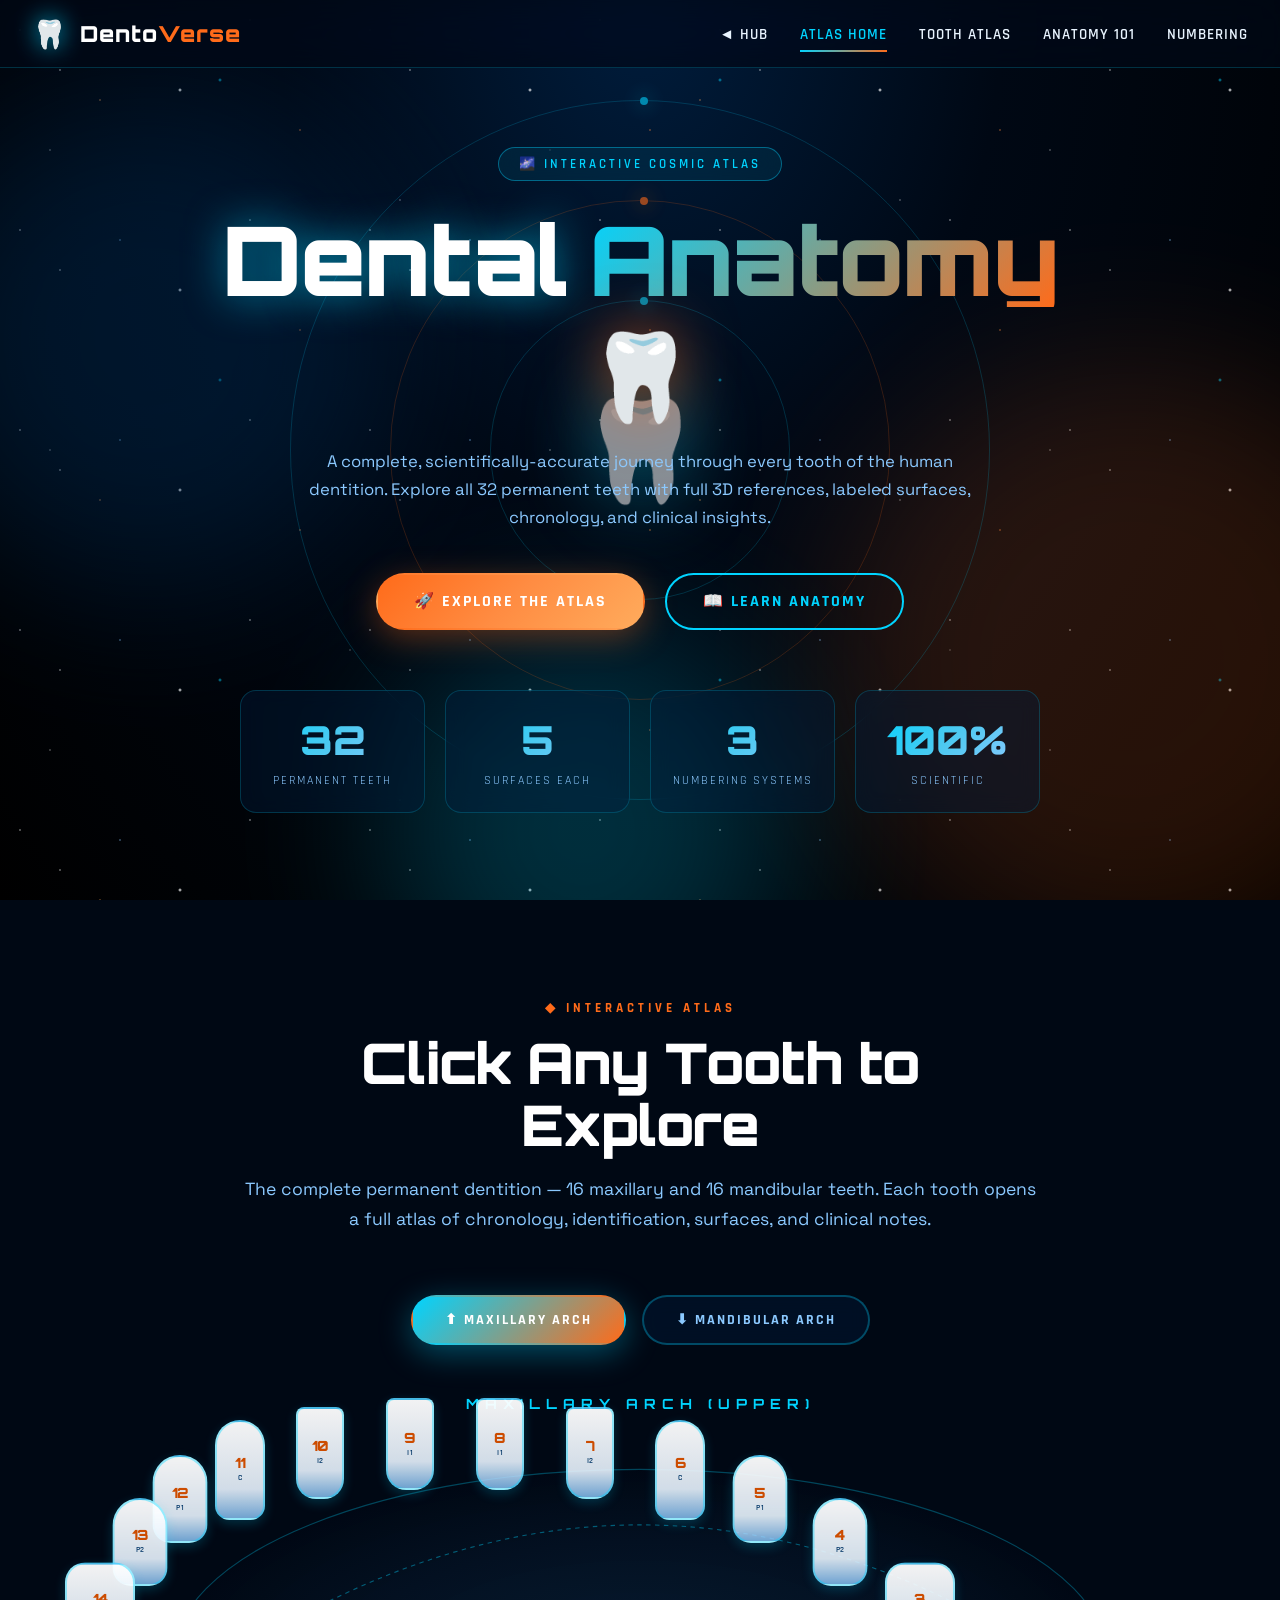
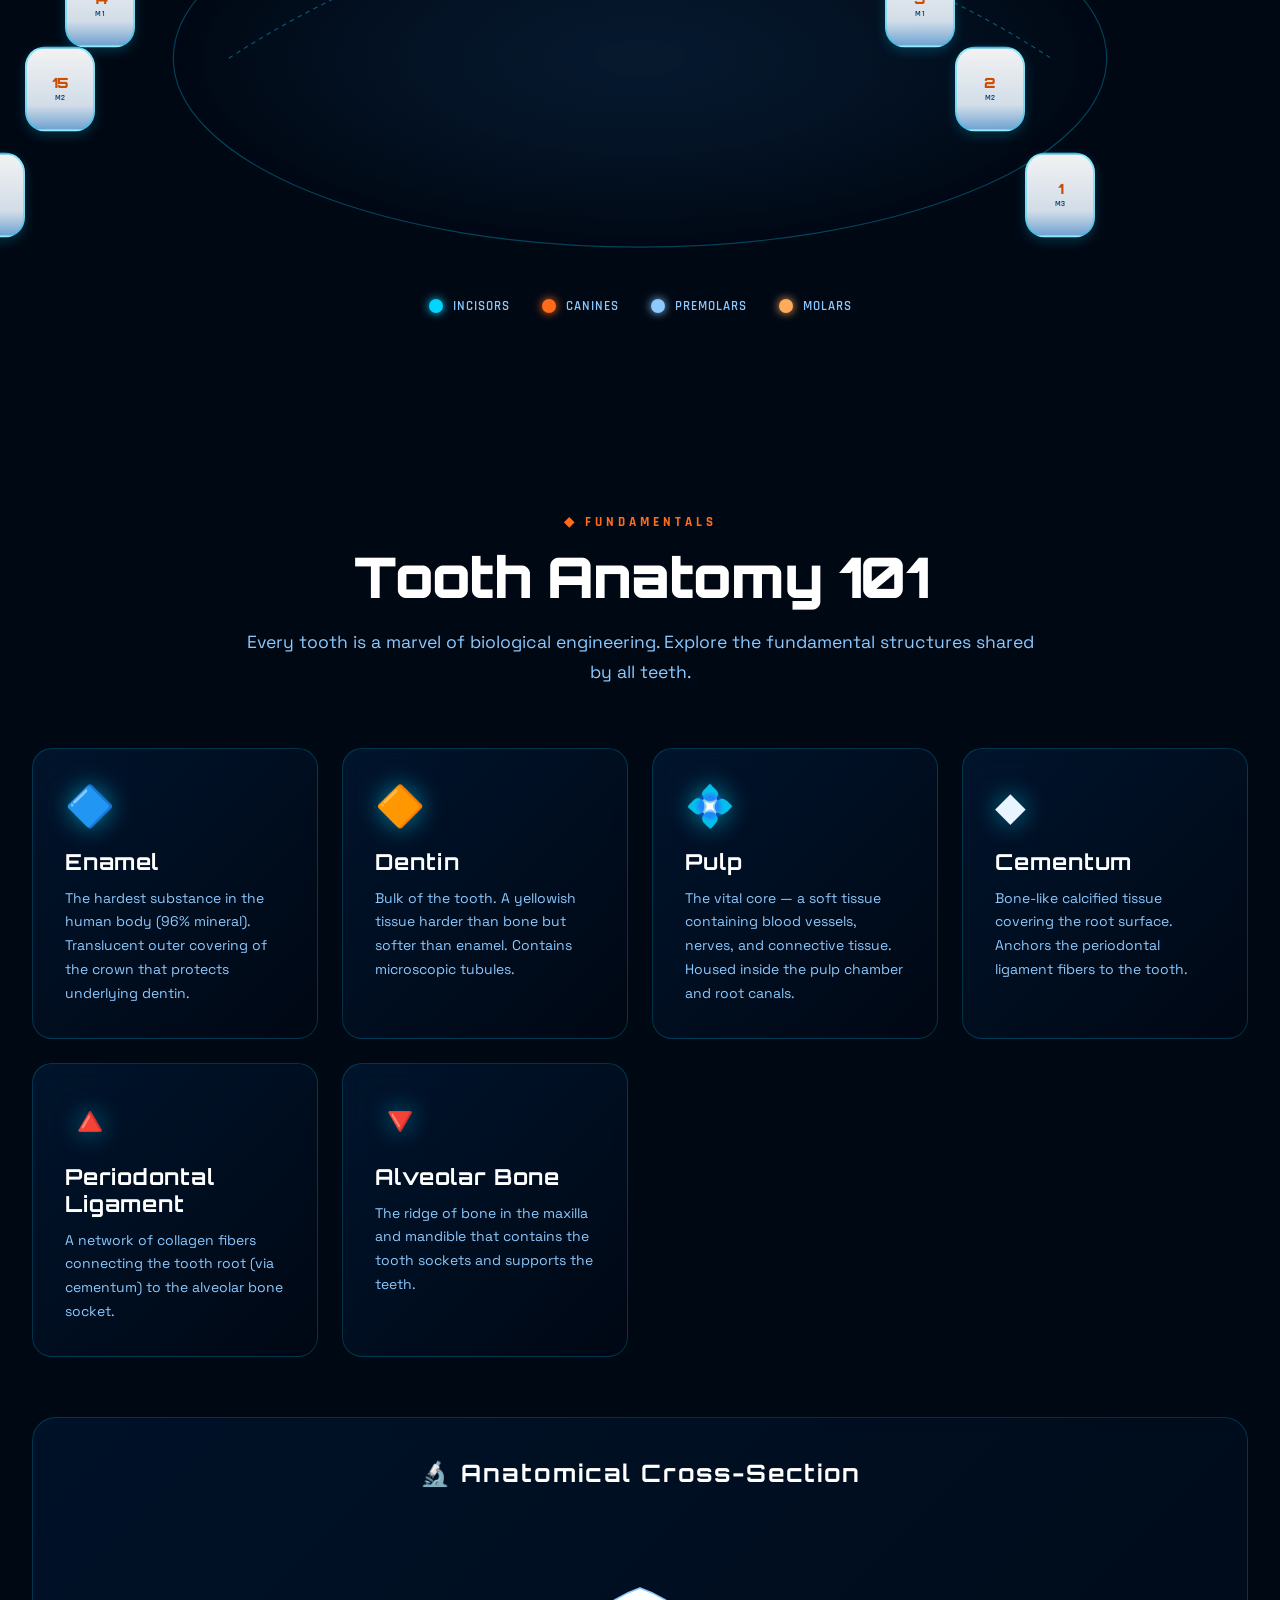
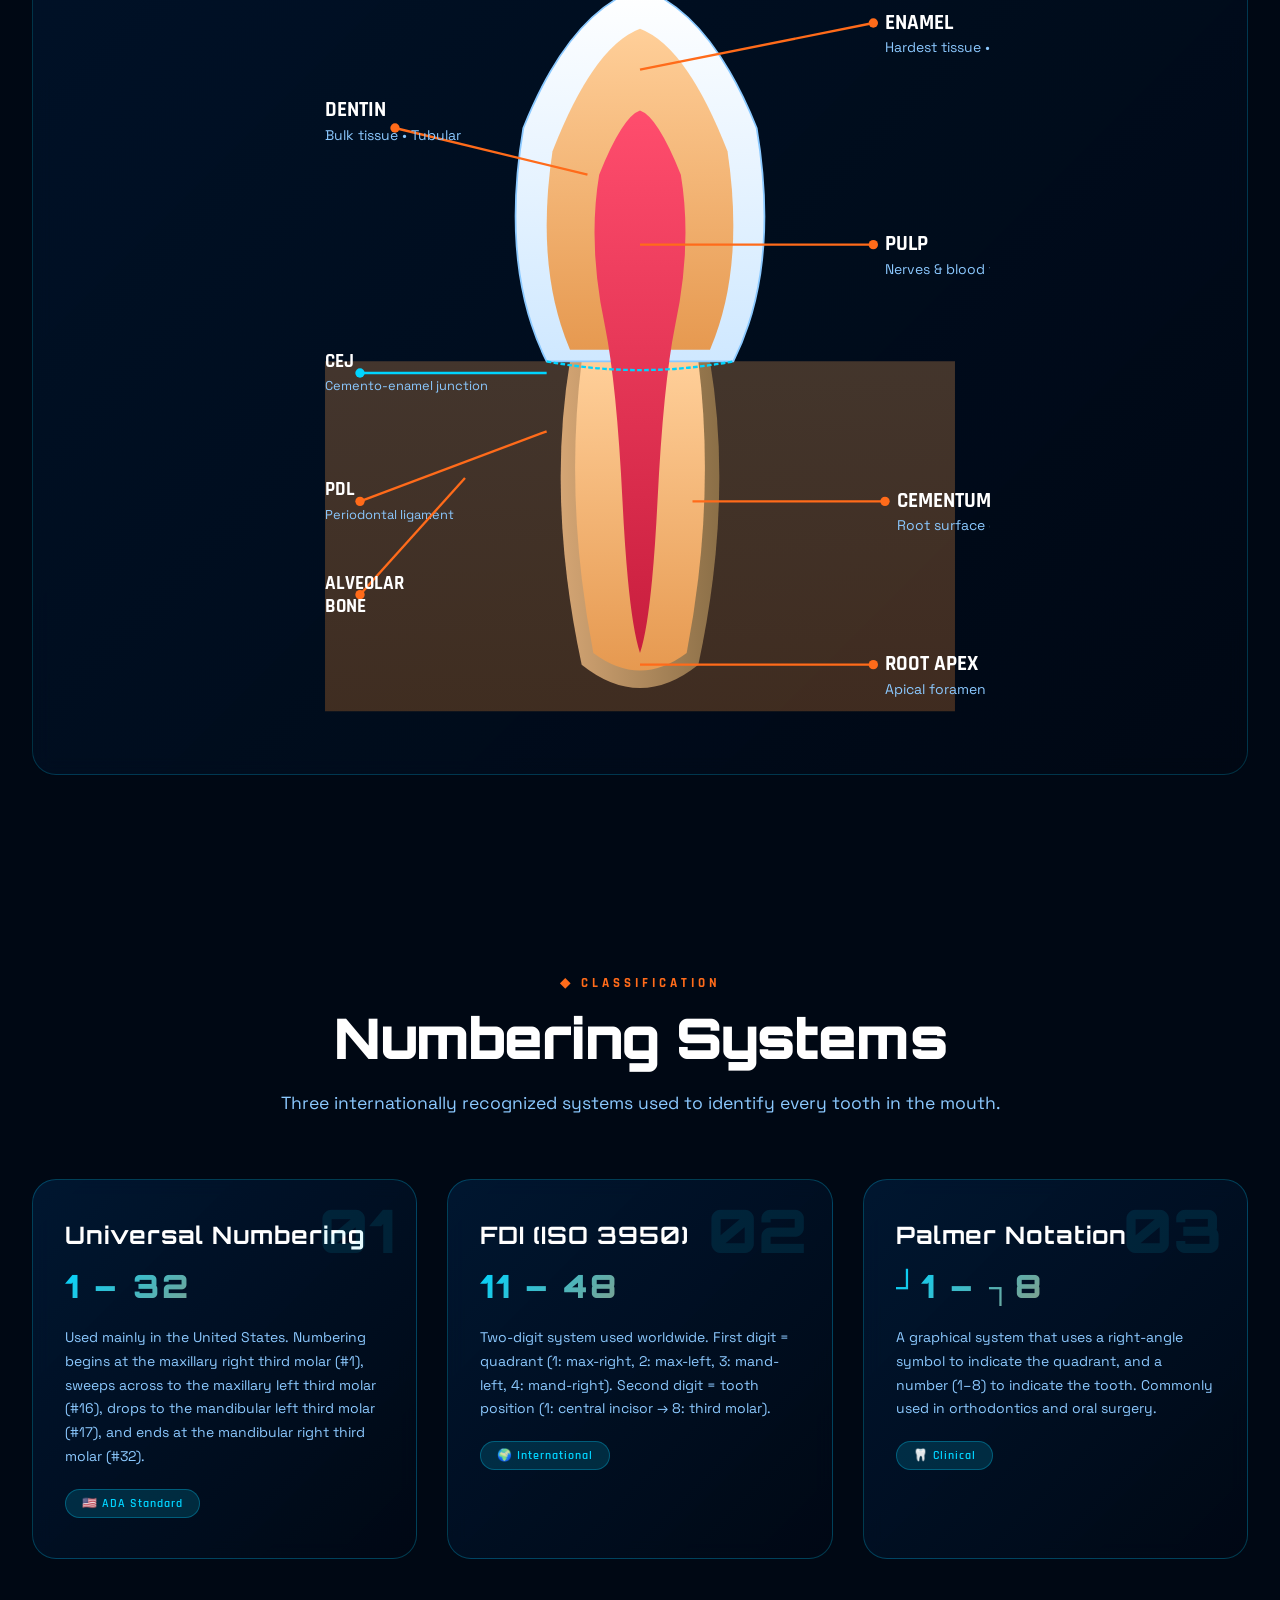
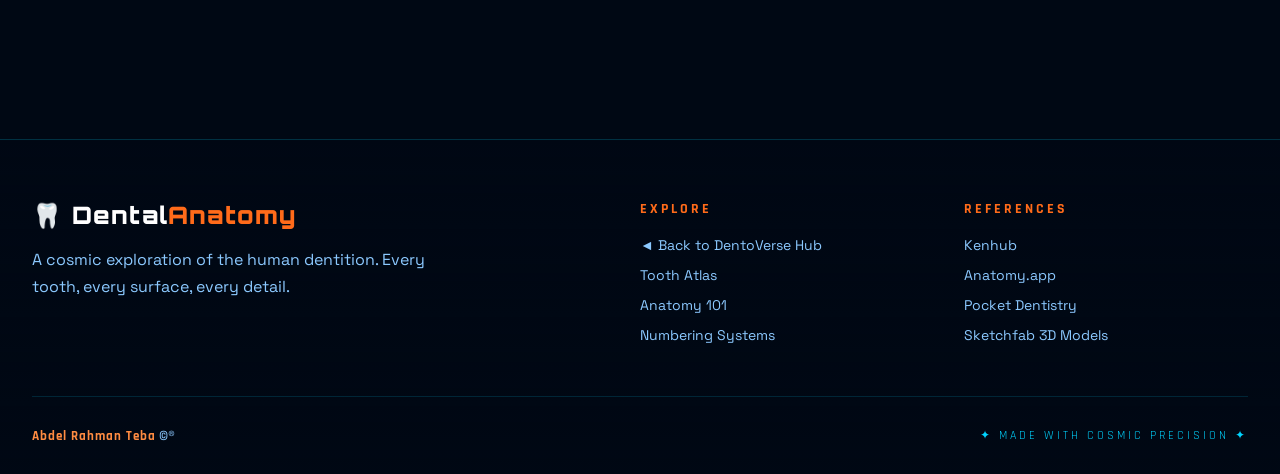
<file: dental_anatomy/index.html>
<!DOCTYPE html>
<html lang="en">
<head>
<meta charset="UTF-8">
<meta name="viewport" content="width=device-width, initial-scale=1.0">
<title>Dental Anatomy 🦷 | Interactive Cosmic Atlas</title>
<link rel="icon" href="data:image/svg+xml,%3Csvg xmlns='http://www.w3.org/2000/svg' viewBox='0 0 100 100'%3E%3Ctext y='.9em' font-size='90'%3E%F0%9F%A6%B7%3C/text%3E%3C/svg%3E">
<link rel="stylesheet" href="css/style.css">
<link rel="preconnect" href="https://fonts.googleapis.com">
<link href="https://fonts.googleapis.com/css2?family=Orbitron:wght@400;700;900&family=Rajdhani:wght@300;400;600;700&family=Space+Grotesk:wght@400;500;700&display=swap" rel="stylesheet">
</head>
<body>

<!-- Cosmic Background -->
<div class="cosmic-bg">
  <div class="stars"></div>
  <div class="stars2"></div>
  <div class="stars3"></div>
  <div class="nebula neb1"></div>
  <div class="nebula neb2"></div>
  <div class="nebula neb3"></div>
</div>

<!-- Navigation -->
<nav class="navbar">
  <div class="nav-container">
    <a href="../index.html" class="logo">
      <span class="logo-icon">🦷</span>
      <span class="logo-text">Dento<span class="logo-accent">Verse</span></span>
    </a>
    <ul class="nav-links">
      <li><a href="../index.html">◄ Hub</a></li>
      <li><a href="index.html" class="active">Atlas Home</a></li>
      <li><a href="#atlas">Tooth Atlas</a></li>
      <li><a href="#anatomy">Anatomy 101</a></li>
      <li><a href="#numbering">Numbering</a></li>
    </ul>
    <div class="menu-toggle">☰</div>
  </div>
</nav>

<!-- Hero Section -->
<header class="hero">
  <div class="hero-orbit">
    <div class="orbit-ring r1"></div>
    <div class="orbit-ring r2"></div>
    <div class="orbit-ring r3"></div>
    <div class="tooth-center">🦷</div>
  </div>
  <div class="hero-content">
    <div class="hero-badge">🌌 Interactive Cosmic Atlas</div>
    <h1 class="hero-title">
      <span class="title-word">Dental</span>
      <span class="title-word gradient">Anatomy</span>
      <span class="tooth-emoji">🦷</span>
    </h1>
    <p class="hero-subtitle">
      A complete, scientifically-accurate journey through every tooth of the human dentition.
      Explore all 32 permanent teeth with full 3D references, labeled surfaces, chronology, and clinical insights.
    </p>
    <div class="hero-buttons">
      <a href="#atlas" class="btn btn-primary">
        <span>🚀 Explore The Atlas</span>
      </a>
      <a href="#anatomy" class="btn btn-secondary">
        <span>📖 Learn Anatomy</span>
      </a>
    </div>
    <div class="hero-stats">
      <div class="stat"><div class="stat-num">32</div><div class="stat-label">Permanent Teeth</div></div>
      <div class="stat"><div class="stat-num">5</div><div class="stat-label">Surfaces Each</div></div>
      <div class="stat"><div class="stat-num">3</div><div class="stat-label">Numbering Systems</div></div>
      <div class="stat"><div class="stat-num">100%</div><div class="stat-label">Scientific</div></div>
    </div>
  </div>
</header>

<!-- Tooth Atlas Section -->
<section id="atlas" class="section">
  <div class="section-header">
    <div class="section-tag">◆ INTERACTIVE ATLAS</div>
    <h2 class="section-title">Click Any Tooth to Explore</h2>
    <p class="section-desc">The complete permanent dentition — 16 maxillary and 16 mandibular teeth. Each tooth opens a full atlas of chronology, identification, surfaces, and clinical notes.</p>
  </div>

  <!-- Arch Selector -->
  <div class="arch-tabs">
    <button class="arch-tab active" data-arch="max">⬆ Maxillary Arch</button>
    <button class="arch-tab" data-arch="mand">⬇ Mandibular Arch</button>
  </div>

  <!-- Maxillary Arch -->
  <div class="arch-container" id="max-arch">
    <div class="arch-label">MAXILLARY ARCH (UPPER)</div>
    <div class="arch-svg-wrap">
      <svg viewBox="0 0 900 380" class="arch-svg" xmlns="http://www.w3.org/2000/svg">
        <defs>
          <radialGradient id="archGrad" cx="50%" cy="50%">
            <stop offset="0%" stop-color="#0a2540" stop-opacity="0.6"/>
            <stop offset="100%" stop-color="#000814" stop-opacity="0.9"/>
          </radialGradient>
          <filter id="glow"><feGaussianBlur stdDeviation="3" result="blur"/><feMerge><feMergeNode in="blur"/><feMergeNode in="SourceGraphic"/></feMerge></filter>
        </defs>
        <ellipse cx="450" cy="200" rx="420" ry="170" fill="url(#archGrad)" stroke="#00d4ff" stroke-width="1" stroke-opacity="0.3"/>
        <path d="M 80 200 Q 450 -40 820 200" fill="none" stroke="#00d4ff" stroke-width="1" stroke-dasharray="4 4" opacity="0.4"/>
      </svg>
      <div class="teeth-row max-row" id="max-row"></div>
    </div>
  </div>

  <!-- Mandibular Arch -->
  <div class="arch-container hidden" id="mand-arch">
    <div class="arch-label">MANDIBULAR ARCH (LOWER)</div>
    <div class="arch-svg-wrap">
      <svg viewBox="0 0 900 380" class="arch-svg" xmlns="http://www.w3.org/2000/svg">
        <ellipse cx="450" cy="180" rx="420" ry="170" fill="url(#archGrad)" stroke="#ff6b1a" stroke-width="1" stroke-opacity="0.3"/>
        <path d="M 80 180 Q 450 420 820 180" fill="none" stroke="#ff6b1a" stroke-width="1" stroke-dasharray="4 4" opacity="0.4"/>
      </svg>
      <div class="teeth-row mand-row" id="mand-row"></div>
    </div>
  </div>

  <div class="atlas-legend">
    <div class="legend-item"><span class="dot inc"></span>Incisors</div>
    <div class="legend-item"><span class="dot can"></span>Canines</div>
    <div class="legend-item"><span class="dot pre"></span>Premolars</div>
    <div class="legend-item"><span class="dot mol"></span>Molars</div>
  </div>
</section>

<!-- Anatomy 101 -->
<section id="anatomy" class="section anatomy-section">
  <div class="section-header">
    <div class="section-tag">◆ FUNDAMENTALS</div>
    <h2 class="section-title">Tooth Anatomy 101</h2>
    <p class="section-desc">Every tooth is a marvel of biological engineering. Explore the fundamental structures shared by all teeth.</p>
  </div>

  <div class="anatomy-grid">
    <div class="anatomy-card">
      <div class="card-icon">🔷</div>
      <h3>Enamel</h3>
      <p>The hardest substance in the human body (96% mineral). Translucent outer covering of the crown that protects underlying dentin.</p>
    </div>
    <div class="anatomy-card">
      <div class="card-icon">🔶</div>
      <h3>Dentin</h3>
      <p>Bulk of the tooth. A yellowish tissue harder than bone but softer than enamel. Contains microscopic tubules.</p>
    </div>
    <div class="anatomy-card">
      <div class="card-icon">💠</div>
      <h3>Pulp</h3>
      <p>The vital core — a soft tissue containing blood vessels, nerves, and connective tissue. Housed inside the pulp chamber and root canals.</p>
    </div>
    <div class="anatomy-card">
      <div class="card-icon">◆</div>
      <h3>Cementum</h3>
      <p>Bone-like calcified tissue covering the root surface. Anchors the periodontal ligament fibers to the tooth.</p>
    </div>
    <div class="anatomy-card">
      <div class="card-icon">🔺</div>
      <h3>Periodontal Ligament</h3>
      <p>A network of collagen fibers connecting the tooth root (via cementum) to the alveolar bone socket.</p>
    </div>
    <div class="anatomy-card">
      <div class="card-icon">🔻</div>
      <h3>Alveolar Bone</h3>
      <p>The ridge of bone in the maxilla and mandible that contains the tooth sockets and supports the teeth.</p>
    </div>
  </div>

  <!-- Cross-section illustration -->
  <div class="tooth-cross-section">
    <h3 class="cross-title">🔬 Anatomical Cross-Section</h3>
    <svg viewBox="0 0 600 700" class="cross-svg" xmlns="http://www.w3.org/2000/svg">
      <defs>
        <linearGradient id="enamelGrad" x1="0%" y1="0%" x2="0%" y2="100%">
          <stop offset="0%" stop-color="#ffffff"/>
          <stop offset="100%" stop-color="#cfe8ff"/>
        </linearGradient>
        <linearGradient id="dentinGrad" x1="0%" y1="0%" x2="0%" y2="100%">
          <stop offset="0%" stop-color="#ffcf99"/>
          <stop offset="100%" stop-color="#e69950"/>
        </linearGradient>
        <linearGradient id="pulpGrad" x1="0%" y1="0%" x2="0%" y2="100%">
          <stop offset="0%" stop-color="#ff4d6d"/>
          <stop offset="100%" stop-color="#c81d3d"/>
        </linearGradient>
        <linearGradient id="cementumGrad">
          <stop offset="0%" stop-color="#d4a574"/>
          <stop offset="100%" stop-color="#8b6f47"/>
        </linearGradient>
      </defs>

      <!-- Bone -->
      <path d="M 30 380 L 570 380 L 570 680 L 30 680 Z" fill="#3a2418" opacity="0.6"/>
      <path d="M 30 380 L 570 380 L 570 680 L 30 680 Z" fill="url(#dentinGrad)" opacity="0.15"/>

      <!-- Root outline (cementum) -->
      <path d="M 240 380 Q 220 500 250 640 Q 300 680 350 640 Q 380 500 360 380 Z" fill="url(#cementumGrad)"/>

      <!-- Root Dentin -->
      <path d="M 250 380 Q 235 500 260 630 Q 300 660 340 630 Q 365 500 350 380 Z" fill="url(#dentinGrad)"/>

      <!-- Crown -->
      <path d="M 220 380 Q 180 300 200 180 Q 240 80 300 60 Q 360 80 400 180 Q 420 300 380 380 Z" fill="url(#enamelGrad)" stroke="#8bc9ff" stroke-width="1.5"/>

      <!-- Crown dentin -->
      <path d="M 240 370 Q 210 300 225 200 Q 260 110 300 95 Q 340 110 375 200 Q 390 300 360 370 Z" fill="url(#dentinGrad)"/>

      <!-- Pulp chamber -->
      <path d="M 270 350 Q 255 280 265 220 Q 285 170 300 165 Q 315 170 335 220 Q 345 280 330 350 Q 320 400 315 500 Q 310 600 300 630 Q 290 600 285 500 Q 280 400 270 350 Z" fill="url(#pulpGrad)"/>

      <!-- CEJ line -->
      <path d="M 220 380 Q 300 395 380 380" fill="none" stroke="#00d4ff" stroke-width="2" stroke-dasharray="4 2"/>

      <!-- Labels with lines -->
      <g class="label-group">
        <line x1="300" y1="130" x2="500" y2="90" stroke="#ff6b1a" stroke-width="2"/>
        <circle cx="500" cy="90" r="4" fill="#ff6b1a"/>
        <text x="510" y="95" fill="#fff" font-family="Rajdhani" font-size="18" font-weight="700">ENAMEL</text>
        <text x="510" y="115" fill="#8bc9ff" font-family="Space Grotesk" font-size="12">Hardest tissue • 96% mineral</text>
      </g>
      <g class="label-group">
        <line x1="255" y1="220" x2="90" y2="180" stroke="#ff6b1a" stroke-width="2"/>
        <circle cx="90" cy="180" r="4" fill="#ff6b1a"/>
        <text x="30" y="170" fill="#fff" font-family="Rajdhani" font-size="18" font-weight="700">DENTIN</text>
        <text x="30" y="190" fill="#8bc9ff" font-family="Space Grotesk" font-size="12">Bulk tissue • Tubular</text>
      </g>
      <g class="label-group">
        <line x1="300" y1="280" x2="500" y2="280" stroke="#ff6b1a" stroke-width="2"/>
        <circle cx="500" cy="280" r="4" fill="#ff6b1a"/>
        <text x="510" y="285" fill="#fff" font-family="Rajdhani" font-size="18" font-weight="700">PULP</text>
        <text x="510" y="305" fill="#8bc9ff" font-family="Space Grotesk" font-size="12">Nerves &amp; blood vessels</text>
      </g>
      <g class="label-group">
        <line x1="220" y1="390" x2="60" y2="390" stroke="#00d4ff" stroke-width="2"/>
        <circle cx="60" cy="390" r="4" fill="#00d4ff"/>
        <text x="30" y="385" fill="#fff" font-family="Rajdhani" font-size="16" font-weight="700">CEJ</text>
        <text x="30" y="405" fill="#8bc9ff" font-family="Space Grotesk" font-size="11">Cemento-enamel junction</text>
      </g>
      <g class="label-group">
        <line x1="345" y1="500" x2="510" y2="500" stroke="#ff6b1a" stroke-width="2"/>
        <circle cx="510" cy="500" r="4" fill="#ff6b1a"/>
        <text x="520" y="505" fill="#fff" font-family="Rajdhani" font-size="18" font-weight="700">CEMENTUM</text>
        <text x="520" y="525" fill="#8bc9ff" font-family="Space Grotesk" font-size="12">Root surface covering</text>
      </g>
      <g class="label-group">
        <line x1="300" y1="640" x2="500" y2="640" stroke="#ff6b1a" stroke-width="2"/>
        <circle cx="500" cy="640" r="4" fill="#ff6b1a"/>
        <text x="510" y="645" fill="#fff" font-family="Rajdhani" font-size="18" font-weight="700">ROOT APEX</text>
        <text x="510" y="665" fill="#8bc9ff" font-family="Space Grotesk" font-size="12">Apical foramen</text>
      </g>
      <g class="label-group">
        <line x1="220" y1="440" x2="60" y2="500" stroke="#ff6b1a" stroke-width="2"/>
        <circle cx="60" cy="500" r="4" fill="#ff6b1a"/>
        <text x="30" y="495" fill="#fff" font-family="Rajdhani" font-size="16" font-weight="700">PDL</text>
        <text x="30" y="515" fill="#8bc9ff" font-family="Space Grotesk" font-size="11">Periodontal ligament</text>
      </g>
      <g class="label-group">
        <line x1="150" y1="480" x2="60" y2="580" stroke="#ff6b1a" stroke-width="2"/>
        <circle cx="60" cy="580" r="4" fill="#ff6b1a"/>
        <text x="30" y="575" fill="#fff" font-family="Rajdhani" font-size="16" font-weight="700">ALVEOLAR</text>
        <text x="30" y="595" fill="#fff" font-family="Rajdhani" font-size="16" font-weight="700">BONE</text>
      </g>
    </svg>
  </div>
</section>

<!-- Numbering Systems -->
<section id="numbering" class="section numbering-section">
  <div class="section-header">
    <div class="section-tag">◆ CLASSIFICATION</div>
    <h2 class="section-title">Numbering Systems</h2>
    <p class="section-desc">Three internationally recognized systems used to identify every tooth in the mouth.</p>
  </div>

  <div class="numbering-grid">
    <div class="num-card">
      <div class="num-badge">01</div>
      <h3>Universal Numbering</h3>
      <div class="num-example">1 – 32</div>
      <p>Used mainly in the United States. Numbering begins at the maxillary right third molar (#1), sweeps across to the maxillary left third molar (#16), drops to the mandibular left third molar (#17), and ends at the mandibular right third molar (#32).</p>
      <div class="num-tag">🇺🇸 ADA Standard</div>
    </div>
    <div class="num-card">
      <div class="num-badge">02</div>
      <h3>FDI (ISO 3950)</h3>
      <div class="num-example">11 – 48</div>
      <p>Two-digit system used worldwide. First digit = quadrant (1: max-right, 2: max-left, 3: mand-left, 4: mand-right). Second digit = tooth position (1: central incisor → 8: third molar).</p>
      <div class="num-tag">🌍 International</div>
    </div>
    <div class="num-card">
      <div class="num-badge">03</div>
      <h3>Palmer Notation</h3>
      <div class="num-example">┘1 – ┐8</div>
      <p>A graphical system that uses a right-angle symbol to indicate the quadrant, and a number (1–8) to indicate the tooth. Commonly used in orthodontics and oral surgery.</p>
      <div class="num-tag">🦷 Clinical</div>
    </div>
  </div>
</section>

<!-- Footer -->
<footer class="footer">
  <div class="footer-content">
    <div class="footer-brand">
      <div class="footer-logo">🦷 Dental<span class="logo-accent">Anatomy</span></div>
      <p>A cosmic exploration of the human dentition. Every tooth, every surface, every detail.</p>
    </div>
    <div class="footer-links">
      <h4>Explore</h4>
      <a href="../index.html">◄ Back to DentoVerse Hub</a>
      <a href="#atlas">Tooth Atlas</a>
      <a href="#anatomy">Anatomy 101</a>
      <a href="#numbering">Numbering Systems</a>
    </div>
    <div class="footer-links">
      <h4>References</h4>
      <a href="https://www.kenhub.com/en/library/anatomy/incisors-structure-and-function" target="_blank">Kenhub</a>
      <a href="https://anatomy.app/article/incisors/maxillary-central-incisor" target="_blank">Anatomy.app</a>
      <a href="https://pocketdentistry.com/6-the-permanent-maxillary-incisors/" target="_blank">Pocket Dentistry</a>
      <a href="https://sketchfab.com/Ebers/collections/dental-anatomy-f4398642fbf944689a23c3a10647bfb7" target="_blank">Sketchfab 3D Models</a>
    </div>
  </div>
  <div class="footer-bottom">
    <div class="copyright">
      <strong>Abdel Rahman Teba</strong> ©®
    </div>
    <div class="footer-tag">✦ Made with cosmic precision ✦</div>
  </div>
</footer>

<script src="js/teeth-data.js"></script>
<script src="js/main.js"></script>
</body>
</html>
</file>
<file: dental_anatomy/css/style.css>
/* ═══════════════════════════════════════════════════════
   DENTAL ANATOMY — COSMIC EDITION
   Designed by Abdel Rahman Teba © ®
   Palette: Blue • White • Orange • Black
   ═══════════════════════════════════════════════════════ */

:root {
  --deep-space: #000814;
  --dark-blue: #001d3d;
  --mid-blue: #003566;
  --electric-blue: #00d4ff;
  --neon-blue: #4cc9f0;
  --sky: #8bc9ff;
  --white: #ffffff;
  --off-white: #e8f4ff;
  --orange: #ff6b1a;
  --orange-bright: #ff8c42;
  --orange-glow: #ffab5c;
  --orange-deep: #cc4c00;
  --black: #000000;
  --gray: #1a1f2e;
  --gray-2: #2a3245;

  --gradient-cosmic: linear-gradient(135deg, #001d3d 0%, #000814 50%, #001a2e 100%);
  --gradient-orange: linear-gradient(135deg, #ff6b1a 0%, #ff8c42 50%, #ffab5c 100%);
  --gradient-blue: linear-gradient(135deg, #00d4ff 0%, #4cc9f0 50%, #8bc9ff 100%);
  --gradient-hero: linear-gradient(135deg, #00d4ff 0%, #ff6b1a 100%);

  --shadow-blue: 0 8px 32px rgba(0, 212, 255, 0.35);
  --shadow-orange: 0 8px 32px rgba(255, 107, 26, 0.35);
  --shadow-deep: 0 20px 60px rgba(0, 0, 0, 0.5);

  --font-title: 'Orbitron', sans-serif;
  --font-heading: 'Rajdhani', sans-serif;
  --font-body: 'Space Grotesk', sans-serif;
}

* { margin: 0; padding: 0; box-sizing: border-box; }

html { scroll-behavior: smooth; }

body {
  font-family: var(--font-body);
  background: var(--deep-space);
  color: var(--off-white);
  overflow-x: hidden;
  min-height: 100vh;
  position: relative;
}

/* ═══════ COSMIC BACKGROUND ═══════ */
.cosmic-bg {
  position: fixed;
  inset: 0;
  z-index: -1;
  background: radial-gradient(ellipse at top, #001d3d 0%, #000814 40%, #000000 100%);
  overflow: hidden;
}

.stars, .stars2, .stars3 {
  position: absolute;
  inset: 0;
  background-repeat: repeat;
  animation: driftStars 200s linear infinite;
}

.stars {
  background-image:
    radial-gradient(1px 1px at 20px 30px, white, transparent),
    radial-gradient(1px 1px at 60px 70px, white, transparent),
    radial-gradient(1px 1px at 120px 40px, #8bc9ff, transparent),
    radial-gradient(2px 2px at 180px 90px, white, transparent),
    radial-gradient(1px 1px at 250px 20px, white, transparent),
    radial-gradient(1px 1px at 300px 130px, #ff8c42, transparent);
  background-size: 350px 200px;
}
.stars2 {
  background-image:
    radial-gradient(1px 1px at 50px 150px, white, transparent),
    radial-gradient(2px 2px at 220px 80px, #00d4ff, transparent),
    radial-gradient(1px 1px at 400px 200px, white, transparent);
  background-size: 500px 300px;
  animation-duration: 300s;
  opacity: 0.7;
}
.stars3 {
  background-image:
    radial-gradient(1.5px 1.5px at 100px 100px, #ffab5c, transparent),
    radial-gradient(1px 1px at 350px 250px, white, transparent);
  background-size: 600px 400px;
  animation-duration: 400s;
  opacity: 0.5;
}

@keyframes driftStars {
  from { transform: translateY(0); }
  to { transform: translateY(-100%); }
}

.nebula {
  position: absolute;
  border-radius: 50%;
  filter: blur(80px);
  opacity: 0.35;
  animation: floatNeb 20s ease-in-out infinite;
}
.neb1 { width: 500px; height: 500px; background: #003566; top: 10%; left: -100px; }
.neb2 { width: 600px; height: 600px; background: #ff6b1a; opacity: 0.15; top: 40%; right: -150px; animation-delay: -5s; }
.neb3 { width: 400px; height: 400px; background: #00d4ff; top: 70%; left: 30%; animation-delay: -10s; opacity: 0.2; }

@keyframes floatNeb {
  0%,100% { transform: translate(0,0) scale(1); }
  50% { transform: translate(50px,-30px) scale(1.15); }
}

/* ═══════ NAVBAR ═══════ */
.navbar {
  position: fixed;
  top: 0; left: 0; right: 0;
  z-index: 1000;
  background: rgba(0, 8, 20, 0.75);
  backdrop-filter: blur(20px) saturate(180%);
  border-bottom: 1px solid rgba(0, 212, 255, 0.2);
  padding: 16px 0;
}

.nav-container {
  max-width: 1400px;
  margin: 0 auto;
  padding: 0 32px;
  display: flex;
  justify-content: space-between;
  align-items: center;
}

.logo {
  display: flex;
  align-items: center;
  gap: 12px;
  text-decoration: none;
  font-family: var(--font-title);
  font-weight: 900;
  font-size: 22px;
  color: var(--white);
  letter-spacing: 1px;
}
.logo-icon {
  font-size: 28px;
  filter: drop-shadow(0 0 12px rgba(0, 212, 255, 0.8));
  animation: pulseGlow 3s ease-in-out infinite;
}
.logo-accent { color: var(--orange); }

@keyframes pulseGlow {
  0%,100% { filter: drop-shadow(0 0 12px rgba(0, 212, 255, 0.8)); transform: scale(1); }
  50% { filter: drop-shadow(0 0 20px rgba(255, 107, 26, 0.8)); transform: scale(1.05); }
}

.nav-links {
  display: flex;
  gap: 32px;
  list-style: none;
}
.nav-links a {
  color: var(--off-white);
  text-decoration: none;
  font-family: var(--font-heading);
  font-weight: 600;
  font-size: 15px;
  letter-spacing: 1px;
  text-transform: uppercase;
  position: relative;
  padding: 8px 0;
  transition: color 0.3s;
}
.nav-links a::after {
  content: '';
  position: absolute;
  left: 0; bottom: 0;
  width: 0; height: 2px;
  background: var(--gradient-hero);
  transition: width 0.3s;
}
.nav-links a:hover, .nav-links a.active {
  color: var(--electric-blue);
}
.nav-links a:hover::after, .nav-links a.active::after { width: 100%; }

.menu-toggle {
  display: none;
  font-size: 26px;
  color: var(--electric-blue);
  cursor: pointer;
}

/* ═══════ HERO ═══════ */
.hero {
  min-height: 100vh;
  display: flex;
  align-items: center;
  justify-content: center;
  padding: 120px 32px 60px;
  position: relative;
  text-align: center;
}

.hero-orbit {
  position: absolute;
  top: 50%; left: 50%;
  transform: translate(-50%, -50%);
  width: 700px; height: 700px;
  pointer-events: none;
  opacity: 0.6;
}
.orbit-ring {
  position: absolute;
  top: 50%; left: 50%;
  transform: translate(-50%, -50%);
  border: 1px solid rgba(0, 212, 255, 0.3);
  border-radius: 50%;
  animation: rotate 30s linear infinite;
}
.orbit-ring::before {
  content: '';
  position: absolute;
  width: 8px; height: 8px;
  background: var(--electric-blue);
  border-radius: 50%;
  top: -4px;
  left: 50%;
  box-shadow: 0 0 20px var(--electric-blue);
}
.r1 { width: 300px; height: 300px; }
.r2 { width: 500px; height: 500px; animation-duration: 45s; animation-direction: reverse; border-color: rgba(255, 107, 26, 0.3); }
.r2::before { background: var(--orange); box-shadow: 0 0 20px var(--orange); }
.r3 { width: 700px; height: 700px; animation-duration: 60s; }

.tooth-center {
  position: absolute;
  top: 50%; left: 50%;
  transform: translate(-50%, -50%);
  font-size: 100px;
  filter: drop-shadow(0 0 40px rgba(0, 212, 255, 0.8));
  animation: floatCenter 4s ease-in-out infinite;
}
@keyframes rotate { to { transform: translate(-50%, -50%) rotate(360deg); } }
@keyframes floatCenter {
  0%,100% { transform: translate(-50%, -50%) scale(1); }
  50% { transform: translate(-50%, calc(-50% - 15px)) scale(1.08); }
}

.hero-content {
  position: relative;
  z-index: 2;
  max-width: 900px;
}

.hero-badge {
  display: inline-block;
  padding: 8px 20px;
  border: 1px solid rgba(0, 212, 255, 0.4);
  background: rgba(0, 212, 255, 0.08);
  color: var(--electric-blue);
  border-radius: 100px;
  font-family: var(--font-heading);
  font-weight: 600;
  font-size: 13px;
  letter-spacing: 3px;
  text-transform: uppercase;
  margin-bottom: 30px;
  backdrop-filter: blur(10px);
}

.hero-title {
  font-family: var(--font-title);
  font-weight: 900;
  font-size: clamp(3rem, 8vw, 6rem);
  line-height: 1;
  letter-spacing: -2px;
  margin-bottom: 30px;
  display: flex;
  align-items: center;
  justify-content: center;
  gap: 24px;
  flex-wrap: wrap;
}
.title-word {
  color: var(--white);
  text-shadow: 0 0 40px rgba(0, 212, 255, 0.6);
}
.title-word.gradient {
  background: var(--gradient-hero);
  -webkit-background-clip: text;
  background-clip: text;
  color: transparent;
  text-shadow: none;
}
.tooth-emoji {
  font-size: 0.9em;
  filter: drop-shadow(0 0 30px rgba(255, 107, 26, 0.6));
  animation: floatCenter 3s ease-in-out infinite;
}

.hero-subtitle {
  font-size: clamp(1rem, 1.3vw, 1.2rem);
  line-height: 1.7;
  color: var(--sky);
  max-width: 700px;
  margin: 0 auto 40px;
}

.hero-buttons {
  display: flex;
  gap: 20px;
  justify-content: center;
  flex-wrap: wrap;
  margin-bottom: 60px;
}

.btn {
  padding: 16px 36px;
  font-family: var(--font-heading);
  font-weight: 700;
  font-size: 16px;
  letter-spacing: 2px;
  text-transform: uppercase;
  text-decoration: none;
  border-radius: 100px;
  border: 2px solid transparent;
  cursor: pointer;
  transition: all 0.4s cubic-bezier(0.4, 0, 0.2, 1);
  position: relative;
  overflow: hidden;
  display: inline-block;
}
.btn-primary {
  background: var(--gradient-orange);
  color: var(--white);
  box-shadow: var(--shadow-orange);
}
.btn-primary:hover {
  transform: translateY(-4px) scale(1.03);
  box-shadow: 0 15px 40px rgba(255, 107, 26, 0.5);
}
.btn-secondary {
  background: transparent;
  color: var(--electric-blue);
  border-color: var(--electric-blue);
}
.btn-secondary:hover {
  background: var(--electric-blue);
  color: var(--deep-space);
  transform: translateY(-4px);
  box-shadow: var(--shadow-blue);
}

.hero-stats {
  display: grid;
  grid-template-columns: repeat(4, 1fr);
  gap: 20px;
  max-width: 800px;
  margin: 0 auto;
}
.stat {
  background: rgba(0, 29, 61, 0.4);
  border: 1px solid rgba(0, 212, 255, 0.2);
  padding: 24px 16px;
  border-radius: 16px;
  backdrop-filter: blur(10px);
  transition: all 0.3s;
}
.stat:hover {
  transform: translateY(-6px);
  border-color: var(--orange);
  box-shadow: var(--shadow-orange);
}
.stat-num {
  font-family: var(--font-title);
  font-size: 2.5rem;
  font-weight: 900;
  background: var(--gradient-blue);
  -webkit-background-clip: text;
  background-clip: text;
  color: transparent;
  margin-bottom: 8px;
}
.stat-label {
  font-family: var(--font-heading);
  font-size: 12px;
  letter-spacing: 2px;
  text-transform: uppercase;
  color: var(--sky);
}

/* ═══════ SECTIONS ═══════ */
.section {
  padding: 100px 32px;
  max-width: 1400px;
  margin: 0 auto;
  position: relative;
}

.section-header {
  text-align: center;
  margin-bottom: 60px;
  max-width: 800px;
  margin-left: auto;
  margin-right: auto;
}
.section-tag {
  color: var(--orange);
  font-family: var(--font-heading);
  font-weight: 700;
  font-size: 13px;
  letter-spacing: 4px;
  margin-bottom: 16px;
}
.section-title {
  font-family: var(--font-title);
  font-weight: 900;
  font-size: clamp(2rem, 5vw, 3.5rem);
  color: var(--white);
  letter-spacing: -1px;
  margin-bottom: 20px;
  line-height: 1.1;
}
.section-desc {
  font-size: 1.1rem;
  line-height: 1.7;
  color: var(--sky);
}

/* ═══════ ARCH TABS ═══════ */
.arch-tabs {
  display: flex;
  justify-content: center;
  gap: 16px;
  margin-bottom: 50px;
  flex-wrap: wrap;
}
.arch-tab {
  padding: 14px 32px;
  border: 2px solid rgba(0, 212, 255, 0.3);
  background: rgba(0, 29, 61, 0.4);
  color: var(--sky);
  font-family: var(--font-heading);
  font-weight: 700;
  font-size: 14px;
  letter-spacing: 2px;
  text-transform: uppercase;
  border-radius: 100px;
  cursor: pointer;
  transition: all 0.3s;
  backdrop-filter: blur(10px);
}
.arch-tab:hover {
  border-color: var(--electric-blue);
  color: var(--electric-blue);
}
.arch-tab.active {
  background: var(--gradient-hero);
  border-color: transparent;
  color: var(--white);
  box-shadow: var(--shadow-blue);
}

.arch-container.hidden { display: none; }

.arch-label {
  text-align: center;
  font-family: var(--font-title);
  font-weight: 700;
  font-size: 14px;
  letter-spacing: 6px;
  color: var(--electric-blue);
  margin-bottom: 24px;
}

.arch-svg-wrap {
  position: relative;
  max-width: 1000px;
  margin: 0 auto;
}
.arch-svg {
  width: 100%;
  height: auto;
  display: block;
}

.teeth-row {
  position: absolute;
  inset: 0;
  display: flex;
  align-items: center;
  justify-content: center;
}

.tooth-btn {
  position: absolute;
  width: 60px;
  height: 90px;
  border: 2px solid rgba(0, 212, 255, 0.4);
  background: linear-gradient(180deg, rgba(255,255,255,0.95) 0%, rgba(232, 244, 255, 0.9) 70%, rgba(139, 201, 255, 0.8) 100%);
  border-radius: 30px 30px 20px 20px;
  cursor: pointer;
  transition: all 0.3s cubic-bezier(0.4, 0, 0.2, 1);
  display: flex;
  flex-direction: column;
  align-items: center;
  justify-content: center;
  padding: 6px;
  text-decoration: none;
  color: var(--dark-blue);
  box-shadow: 0 4px 12px rgba(0, 212, 255, 0.2);
}
.tooth-btn:hover {
  transform: translateY(-8px) scale(1.15);
  box-shadow: 0 12px 30px rgba(255, 107, 26, 0.6);
  border-color: var(--orange);
  z-index: 10;
  background: linear-gradient(180deg, #fff 0%, #ffe8d0 100%);
}
.tooth-btn.molar { width: 70px; height: 85px; border-radius: 20px; }
.tooth-btn.premolar { width: 55px; height: 88px; }
.tooth-btn.canine { width: 50px; height: 100px; border-radius: 35px 35px 20px 20px; }
.tooth-btn.incisor { width: 48px; height: 92px; border-radius: 8px 8px 20px 20px; }

.tooth-num {
  font-family: var(--font-title);
  font-weight: 900;
  font-size: 14px;
  color: var(--orange-deep);
  line-height: 1;
}
.tooth-name-sm {
  font-family: var(--font-heading);
  font-weight: 600;
  font-size: 8px;
  color: var(--mid-blue);
  text-align: center;
  line-height: 1.1;
  margin-top: 4px;
  letter-spacing: 0.5px;
}

.atlas-legend {
  display: flex;
  justify-content: center;
  gap: 32px;
  margin-top: 40px;
  flex-wrap: wrap;
}
.legend-item {
  display: flex;
  align-items: center;
  gap: 10px;
  font-family: var(--font-heading);
  font-weight: 600;
  color: var(--sky);
  letter-spacing: 1px;
  text-transform: uppercase;
  font-size: 13px;
}
.dot {
  width: 14px; height: 14px;
  border-radius: 50%;
  display: inline-block;
}
.dot.inc { background: var(--electric-blue); box-shadow: 0 0 10px var(--electric-blue); }
.dot.can { background: var(--orange); box-shadow: 0 0 10px var(--orange); }
.dot.pre { background: var(--sky); box-shadow: 0 0 10px var(--sky); }
.dot.mol { background: var(--orange-glow); box-shadow: 0 0 10px var(--orange-glow); }

/* ═══════ ANATOMY SECTION ═══════ */
.anatomy-grid {
  display: grid;
  grid-template-columns: repeat(auto-fit, minmax(280px, 1fr));
  gap: 24px;
  margin-bottom: 60px;
}
.anatomy-card {
  background: linear-gradient(135deg, rgba(0, 29, 61, 0.6) 0%, rgba(0, 8, 20, 0.8) 100%);
  border: 1px solid rgba(0, 212, 255, 0.2);
  border-radius: 20px;
  padding: 32px;
  backdrop-filter: blur(10px);
  transition: all 0.4s;
  position: relative;
  overflow: hidden;
}
.anatomy-card::before {
  content: '';
  position: absolute;
  top: 0; left: 0; right: 0;
  height: 2px;
  background: var(--gradient-hero);
  transform: scaleX(0);
  transition: transform 0.4s;
  transform-origin: left;
}
.anatomy-card:hover {
  transform: translateY(-8px);
  border-color: var(--orange);
  box-shadow: 0 15px 40px rgba(0, 212, 255, 0.2);
}
.anatomy-card:hover::before { transform: scaleX(1); }
.card-icon {
  font-size: 40px;
  margin-bottom: 16px;
  filter: drop-shadow(0 0 12px rgba(0, 212, 255, 0.6));
}
.anatomy-card h3 {
  font-family: var(--font-title);
  font-size: 22px;
  color: var(--white);
  margin-bottom: 12px;
  letter-spacing: 1px;
}
.anatomy-card p {
  color: var(--sky);
  line-height: 1.7;
  font-size: 14px;
}

.tooth-cross-section {
  background: linear-gradient(135deg, rgba(0, 29, 61, 0.5) 0%, rgba(0, 8, 20, 0.7) 100%);
  border: 1px solid rgba(0, 212, 255, 0.2);
  border-radius: 24px;
  padding: 40px;
  backdrop-filter: blur(10px);
  margin-top: 40px;
}
.cross-title {
  font-family: var(--font-title);
  color: var(--white);
  font-size: 24px;
  text-align: center;
  letter-spacing: 2px;
  margin-bottom: 30px;
}
.cross-svg {
  width: 100%;
  max-width: 700px;
  margin: 0 auto;
  display: block;
  height: auto;
}

/* ═══════ NUMBERING SECTION ═══════ */
.numbering-grid {
  display: grid;
  grid-template-columns: repeat(auto-fit, minmax(280px, 1fr));
  gap: 30px;
}
.num-card {
  background: linear-gradient(135deg, rgba(0, 29, 61, 0.7) 0%, rgba(0, 8, 20, 0.9) 100%);
  border: 1px solid rgba(0, 212, 255, 0.25);
  border-radius: 24px;
  padding: 40px 32px;
  position: relative;
  backdrop-filter: blur(10px);
  transition: all 0.4s;
  overflow: hidden;
}
.num-card::before {
  content: '';
  position: absolute;
  top: -50%; right: -50%;
  width: 200px; height: 200px;
  background: radial-gradient(circle, rgba(255, 107, 26, 0.15) 0%, transparent 70%);
  transition: all 0.5s;
}
.num-card:hover {
  transform: translateY(-10px);
  border-color: var(--orange);
  box-shadow: var(--shadow-deep);
}
.num-card:hover::before { transform: scale(1.5); }
.num-badge {
  position: absolute;
  top: 20px; right: 24px;
  font-family: var(--font-title);
  font-weight: 900;
  font-size: 60px;
  color: rgba(0, 212, 255, 0.1);
  line-height: 1;
}
.num-card h3 {
  font-family: var(--font-title);
  color: var(--white);
  font-size: 24px;
  letter-spacing: 1px;
  margin-bottom: 16px;
}
.num-example {
  font-family: var(--font-title);
  font-size: 32px;
  font-weight: 900;
  background: var(--gradient-hero);
  -webkit-background-clip: text;
  background-clip: text;
  color: transparent;
  margin-bottom: 20px;
  letter-spacing: 3px;
}
.num-card p {
  color: var(--sky);
  line-height: 1.7;
  font-size: 14px;
  margin-bottom: 20px;
}
.num-tag {
  display: inline-block;
  padding: 6px 16px;
  background: rgba(0, 212, 255, 0.15);
  color: var(--electric-blue);
  border: 1px solid rgba(0, 212, 255, 0.3);
  border-radius: 100px;
  font-family: var(--font-heading);
  font-weight: 600;
  font-size: 12px;
  letter-spacing: 1px;
}

/* ═══════ FOOTER ═══════ */
.footer {
  background: linear-gradient(180deg, transparent 0%, rgba(0, 8, 20, 0.95) 100%);
  border-top: 1px solid rgba(0, 212, 255, 0.2);
  padding: 60px 32px 30px;
  margin-top: 80px;
}
.footer-content {
  max-width: 1400px;
  margin: 0 auto;
  display: grid;
  grid-template-columns: 2fr 1fr 1fr;
  gap: 40px;
  padding-bottom: 40px;
  border-bottom: 1px solid rgba(0, 212, 255, 0.15);
}
.footer-brand p {
  color: var(--sky);
  line-height: 1.7;
  margin-top: 16px;
  max-width: 400px;
}
.footer-logo {
  font-family: var(--font-title);
  font-weight: 900;
  font-size: 24px;
  color: var(--white);
  letter-spacing: 1px;
}
.footer-links h4 {
  font-family: var(--font-heading);
  color: var(--orange);
  font-size: 14px;
  letter-spacing: 3px;
  text-transform: uppercase;
  margin-bottom: 18px;
}
.footer-links a {
  display: block;
  color: var(--sky);
  text-decoration: none;
  margin-bottom: 12px;
  font-size: 14px;
  transition: color 0.3s;
}
.footer-links a:hover { color: var(--electric-blue); }
.footer-bottom {
  max-width: 1400px;
  margin: 0 auto;
  padding-top: 30px;
  display: flex;
  justify-content: space-between;
  align-items: center;
  flex-wrap: wrap;
  gap: 16px;
}
.copyright {
  color: var(--sky);
  font-size: 13px;
}
.copyright strong {
  color: var(--orange-bright);
  font-family: var(--font-heading);
  font-weight: 700;
  letter-spacing: 1px;
}
.footer-tag {
  color: var(--electric-blue);
  font-family: var(--font-heading);
  font-size: 12px;
  letter-spacing: 3px;
  text-transform: uppercase;
}

/* ═══════ RESPONSIVE ═══════ */
@media (max-width: 900px) {
  .nav-links { display: none; }
  .menu-toggle { display: block; }
  .hero-stats { grid-template-columns: repeat(2, 1fr); }
  .footer-content { grid-template-columns: 1fr; }
  .hero-orbit { display: none; }
  .tooth-btn { transform: scale(0.7); }
}

@media (max-width: 600px) {
  .section { padding: 60px 20px; }
  .hero { padding: 100px 20px 40px; }
  .arch-tab { padding: 12px 20px; font-size: 12px; }
}
</file>
